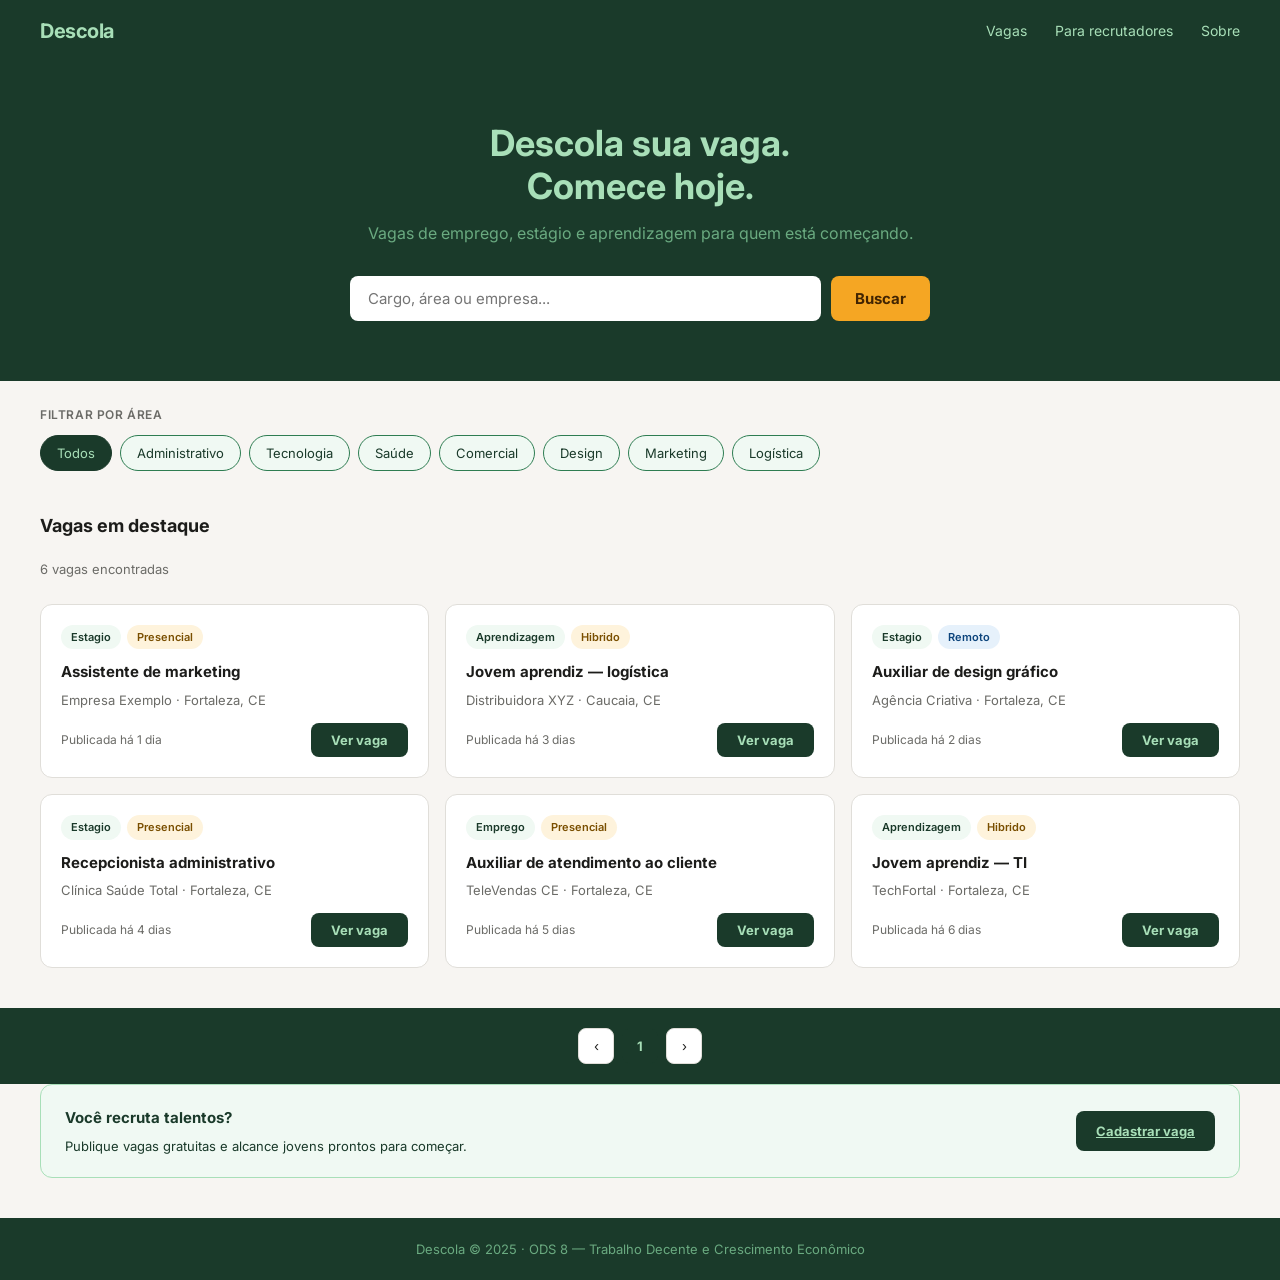
<file: index.html>
<!DOCTYPE html>
<!-- CORREÇÃO P8-C3: lang="pt-BR" adicionado -->
<html lang="pt-BR">
<head>
  <meta charset="UTF-8">
  <!-- CORREÇÃO P8-A1: meta viewport adicionado -->
  <meta name="viewport" content="width=device-width, initial-scale=1.0">
  <meta name="description" content="Descola — Vagas de emprego, estágio e aprendizagem para jovens em situação de vulnerabilidade.">
  <title>Descola — Descole sua vaga</title>
  <link rel="preconnect" href="https://fonts.googleapis.com">
  <link href="https://fonts.googleapis.com/css2?family=Inter:wght@400;600;700&display=swap&display=swap" rel="stylesheet">
  <link rel="stylesheet" href="css/style.css">
</head>
<body>

  <!-- CORREÇÃO P8-A2: role="navigation" e aria-label adicionados -->
  <nav role="navigation" aria-label="Navegação principal">
    <a href="index.html" class="logo" aria-label="Descola — Página inicial">Descola</a>
    <button class="nav-toggle" aria-controls="nav-menu" aria-expanded="false" aria-label="Abrir menu de navegação">
      <span></span><span></span><span></span>
    </button>
    <ul id="nav-menu">
      <!-- CORREÇÃO P8-M6: aria-current="page" no link ativo -->
      <li><a href="vagas.html">Vagas</a></li>
      <li><a href="painel.html">Para recrutadores</a></li>
      <li><a href="sobre.html">Sobre</a></li>
    </ul>
  </nav>

  <!-- CORREÇÃO P8-A2: role="main" adicionado -->
  <main id="conteudo-principal" role="main">

    <section class="hero" aria-labelledby="hero-titulo">
      <h1 id="hero-titulo">Descola sua vaga.<br>Comece hoje.</h1>
      <p>Vagas de emprego, estágio e aprendizagem para quem está começando.</p>
      <!-- CORREÇÃO P8-A2: role="search" adicionado no formulário de busca -->
      <form class="busca-form" id="form-busca" role="search" aria-label="Buscar vagas">
        <label for="busca" class="sr-only">Buscar por cargo, área ou empresa</label>
        <input type="search" id="busca" name="busca"
               placeholder="Cargo, área ou empresa..."
               aria-label="Buscar por cargo, área ou empresa" />
        <button type="submit">Buscar</button>
      </form>
    </section>

    <div class="filtros">
      <p id="label-filtros">Filtrar por área</p>
      <!-- CORREÇÃO P8-M1: role="group", aria-labelledby e role="button" + tabindex nos chips -->
      <div class="chips" role="group" aria-labelledby="label-filtros">
        <span class="chip chip-ativo" role="button" tabindex="0"
              data-tipo="todos" aria-pressed="true"
              onclick="ativarChip(this)"
              onkeydown="if(event.key==='Enter'||event.key===' '){ativarChip(this)}">Todos</span>
        <span class="chip" role="button" tabindex="0"
              data-tipo="Administrativo" aria-pressed="false"
              onclick="ativarChip(this)"
              onkeydown="if(event.key==='Enter'||event.key===' '){ativarChip(this)}">Administrativo</span>
        <span class="chip" role="button" tabindex="0"
              data-tipo="Tecnologia" aria-pressed="false"
              onclick="ativarChip(this)"
              onkeydown="if(event.key==='Enter'||event.key===' '){ativarChip(this)}">Tecnologia</span>
        <span class="chip" role="button" tabindex="0"
              data-tipo="Saúde" aria-pressed="false"
              onclick="ativarChip(this)"
              onkeydown="if(event.key==='Enter'||event.key===' '){ativarChip(this)}">Saúde</span>
        <span class="chip" role="button" tabindex="0"
              data-tipo="Comercial" aria-pressed="false"
              onclick="ativarChip(this)"
              onkeydown="if(event.key==='Enter'||event.key===' '){ativarChip(this)}">Comercial</span>
        <span class="chip" role="button" tabindex="0"
              data-tipo="Design" aria-pressed="false"
              onclick="ativarChip(this)"
              onkeydown="if(event.key==='Enter'||event.key===' '){ativarChip(this)}">Design</span>
        <span class="chip" role="button" tabindex="0"
              data-tipo="Marketing" aria-pressed="false"
              onclick="ativarChip(this)"
              onkeydown="if(event.key==='Enter'||event.key===' '){ativarChip(this)}">Marketing</span>
        <span class="chip" role="button" tabindex="0"
              data-tipo="Logistica" aria-pressed="false"
              onclick="ativarChip(this)"
              onkeydown="if(event.key==='Enter'||event.key===' '){ativarChip(this)}">Logística</span>
      </div>
    </div>

    <section class="secao" aria-labelledby="titulo-destaques">
      <h2 id="titulo-destaques">Vagas em destaque</h2>
      <!-- CORREÇÃO P8-M3: aria-live="polite" e role="status" no contador -->
      <p id="contador" role="status" aria-live="polite" aria-atomic="true"
         style="font-size:13px;color:#6B6B67;margin-bottom:16px;"></p>
    </section>

    <!-- CORREÇÃO P8-A2: role="region" e aria-label na grid de cards -->
    <div class="vagas-grid" id="vagas-container"
         role="region" aria-label="Lista de vagas"></div>

    <nav class="paginacao" id="paginacao" aria-label="Paginação de vagas"></nav>

    <!-- CORREÇÃO: role="complementary" e aria-label na seção de recrutadores -->
    <aside role="complementary" aria-label="Área para recrutadores"
           style="background:#F0F9F3;border:0.5px solid #A8DFB8;border-radius:12px;
                  margin:0 40px 40px;padding:20px 24px;display:flex;
                  align-items:center;justify-content:space-between;gap:16px;">
      <div>
        <strong style="display:block;font-size:15px;color:#1A3A2A;margin-bottom:4px;">
          Você recruta talentos?
        </strong>
        <p style="font-size:13px;color:#1A3A2A;">
          Publique vagas gratuitas e alcance jovens prontos para começar.
        </p>
      </div>
      <a href="painel.html" class="btn-primary" style="white-space:nowrap;">
        Cadastrar vaga
      </a>
    </aside>

  </main>

  <!-- CORREÇÃO P8-A2: role="contentinfo" adicionado -->
  <footer role="contentinfo">
    <p>Descola &copy; 2025 &middot; ODS 8 &mdash; Trabalho Decente e Crescimento Econômico</p>
  </footer>

  <!-- Link de pulo para conteúdo principal (acessibilidade por teclado) -->
  <a href="#conteudo-principal" class="skip-link">Ir para o conteúdo principal</a>

  <script src="js/utils.js"></script>
  <script src="js/main.js"></script>
</body>
</html>
</file>
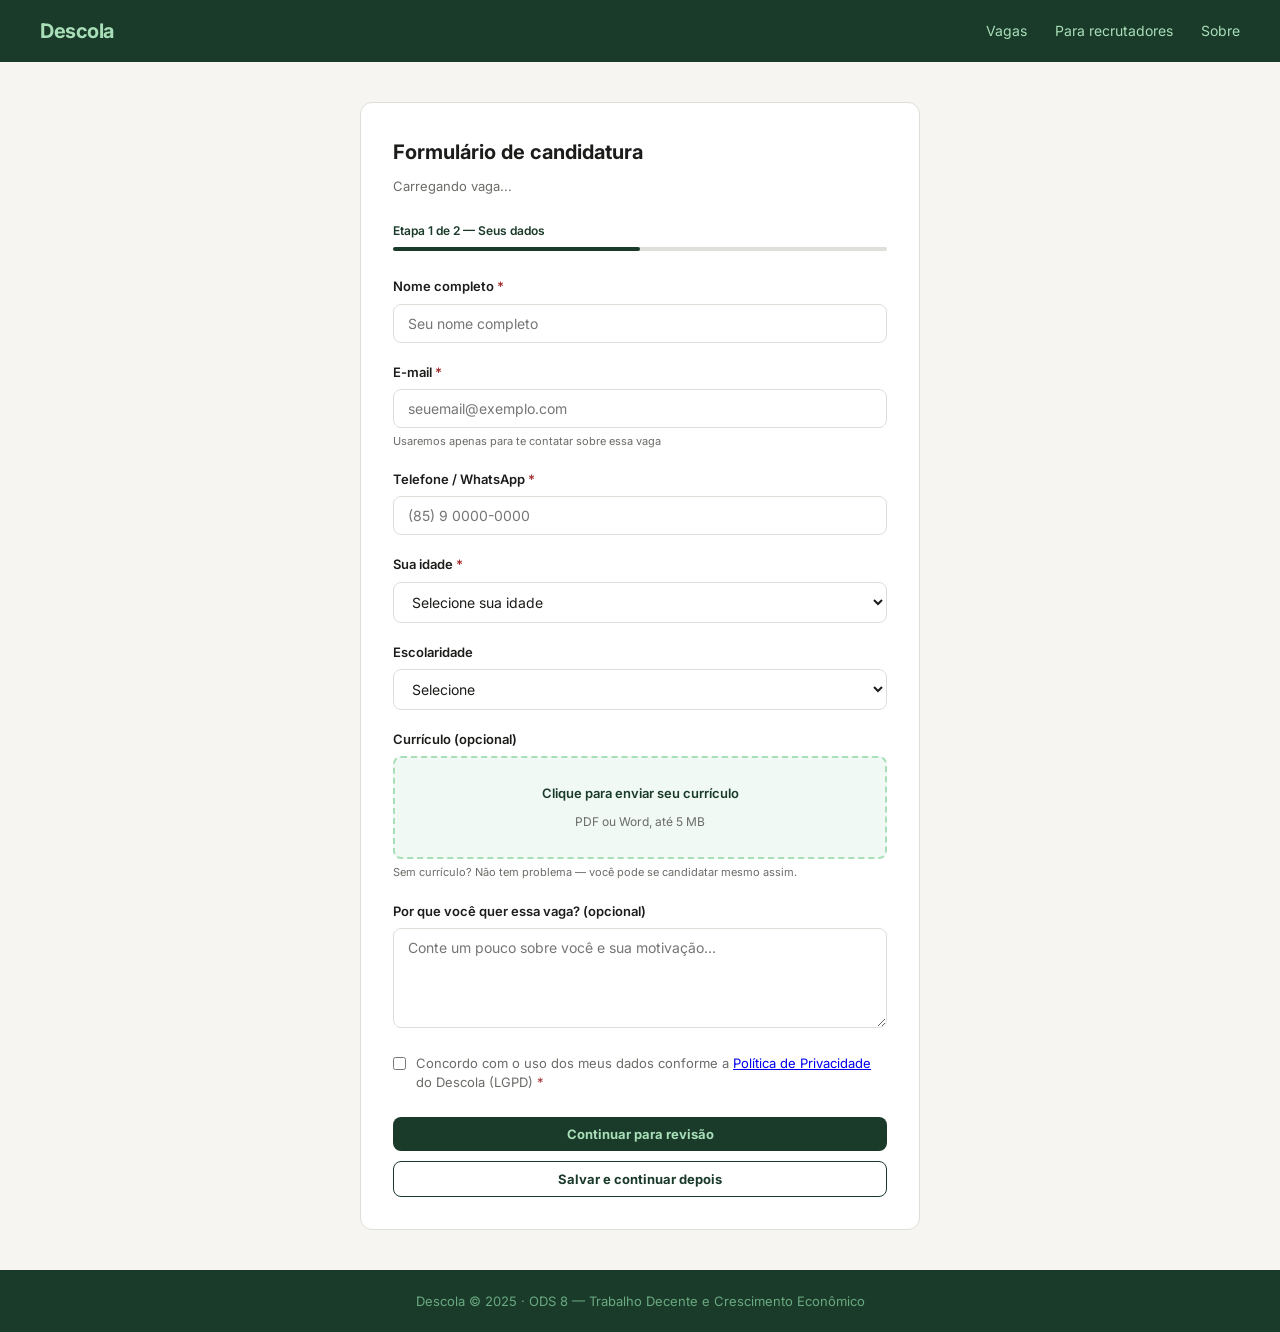
<file: candidatura.html>
<!DOCTYPE html>
<html lang="pt-BR">
<head>
  <meta charset="UTF-8">
  <meta name="viewport" content="width=device-width, initial-scale=1.0">
  <meta name="description" content="Descola — Formulário de candidatura">
  <title>Candidatura — Descola</title>
  <link rel="preconnect" href="https://fonts.googleapis.com">
  <link href="https://fonts.googleapis.com/css2?family=Inter:wght@400;600;700&display=swap" rel="stylesheet">
  <link rel="stylesheet" href="css/style.css">
</head>
<body>

  <a href="#conteudo-principal" class="skip-link">Ir para o conteúdo principal</a>

  <nav role="navigation" aria-label="Navegação principal">
    <a href="index.html" class="logo" aria-label="Descola — Página inicial">Descola</a>
    <button class="nav-toggle" aria-controls="nav-menu" aria-expanded="false" aria-label="Abrir menu">
      <span></span><span></span><span></span>
    </button>
    <ul id="nav-menu">
      <li><a href="vagas.html">Vagas</a></li>
      <li><a href="painel.html">Para recrutadores</a></li>
      <li><a href="sobre.html">Sobre</a></li>
    </ul>
  </nav>

  <main id="conteudo-principal" role="main">
    <div class="form-container">
      <div class="form-card" id="form-card">

        <h1>Formulário de candidatura</h1>
        <p class="form-subtitulo" id="form-subtitulo">Carregando vaga...</p>

        <!-- CORREÇÃO P8: progressbar acessível com aria-valuenow/min/max -->
        <div style="margin-bottom:24px;">
          <p style="font-size:12px;color:#1A3A2A;font-weight:600;margin-bottom:6px;"
             id="progresso-label">Etapa 1 de 2 — Seus dados</p>
          <div role="progressbar"
               aria-valuenow="50" aria-valuemin="0" aria-valuemax="100"
               aria-labelledby="progresso-label"
               style="height:4px;background:#E0DED9;border-radius:2px;">
            <div style="height:4px;background:#1A3A2A;border-radius:2px;width:50%;"></div>
          </div>
        </div>

        <!-- CORREÇÃO P8: novalidate para permitir validação inline personalizada -->
        <!-- CORREÇÃO P8: aria-describedby nos erros, aria-required, aria-invalid -->
        <form id="form-candidatura" novalidate>

          <!-- Região de erro global (role="alert" anuncia dinamicamente) -->
          <div id="erro-global" role="alert" aria-live="assertive"
               class="erro-global" style="display:none;"></div>

          <div class="campo">
            <label for="nome">
              Nome completo
              <span aria-hidden="true" style="color:#A32D2D;">*</span>
            </label>
            <input type="text" id="nome" name="nome"
                   autocomplete="name"
                   placeholder="Seu nome completo"
                   required aria-required="true"
                   aria-describedby="erro-nome" />
            <!-- CORREÇÃO P8-A4: mensagem de erro inline com aria-describedby -->
            <span id="erro-nome" class="msg-erro" role="alert"
                  aria-live="polite" style="display:none;"></span>
          </div>

          <div class="campo">
            <label for="email">
              E-mail
              <span aria-hidden="true" style="color:#A32D2D;">*</span>
            </label>
            <input type="email" id="email" name="email"
                   autocomplete="email"
                   placeholder="seuemail@exemplo.com"
                   required aria-required="true"
                   aria-describedby="erro-email dica-email" />
            <p class="dica" id="dica-email">
              Usaremos apenas para te contatar sobre essa vaga
            </p>
            <span id="erro-email" class="msg-erro" role="alert"
                  aria-live="polite" style="display:none;"></span>
          </div>

          <div class="campo">
            <label for="tel">
              Telefone / WhatsApp
              <span aria-hidden="true" style="color:#A32D2D;">*</span>
            </label>
            <input type="tel" id="tel" name="tel"
                   autocomplete="tel"
                   placeholder="(85) 9 0000-0000"
                   required aria-required="true"
                   aria-describedby="erro-tel" />
            <span id="erro-tel" class="msg-erro" role="alert"
                  aria-live="polite" style="display:none;"></span>
          </div>

          <div class="campo">
            <label for="idade">
              Sua idade
              <span aria-hidden="true" style="color:#A32D2D;">*</span>
            </label>
            <select id="idade" name="idade"
                    required aria-required="true"
                    aria-describedby="erro-idade">
              <option value="" disabled selected>Selecione sua idade</option>
              <option value="16">16 anos</option>
              <option value="17">17 anos</option>
              <option value="18">18 anos</option>
              <option value="19-24">19 a 24 anos</option>
              <option value="25+">25 anos ou mais</option>
            </select>
            <span id="erro-idade" class="msg-erro" role="alert"
                  aria-live="polite" style="display:none;"></span>
          </div>

          <div class="campo">
            <!-- CORREÇÃO P8-A3: label associado via for/id — dívida técnica corrigida -->
            <label for="escolaridade">Escolaridade</label>
            <select id="escolaridade" name="escolaridade">
              <option value="" disabled selected>Selecione</option>
              <option>Ensino fundamental incompleto</option>
              <option>Ensino fundamental completo</option>
              <option>Ensino médio incompleto</option>
              <option>Ensino médio completo</option>
              <option>Ensino superior incompleto</option>
              <option>Ensino superior completo</option>
            </select>
          </div>

          <div class="campo">
            <label id="label-curriculo">Currículo (opcional)</label>
            <!-- CORREÇÃO P8: role="button", tabindex e aria-labelledby na área de upload -->
            <div class="upload-area"
                 role="button" tabindex="0"
                 aria-labelledby="label-curriculo"
                 aria-describedby="dica-curriculo"
                 onclick="document.getElementById('arquivo').click()"
                 onkeydown="if(event.key==='Enter'||event.key===' '){document.getElementById('arquivo').click()}">
              <p>Clique para enviar seu currículo</p>
              <span>PDF ou Word, até 5 MB</span>
              <input type="file" id="arquivo" name="arquivo"
                     accept=".pdf,.doc,.docx"
                     aria-hidden="true"
                     style="display:none;"
                     onchange="mostrarNomeArquivo(this)" />
            </div>
            <p class="dica" id="dica-curriculo">
              Sem currículo? Não tem problema — você pode se candidatar mesmo assim.
            </p>
            <p id="nome-arquivo" aria-live="polite" style="font-size:12px;color:#2E7D52;display:none;"></p>
          </div>

          <div class="campo">
            <label for="msg">Por que você quer essa vaga? (opcional)</label>
            <textarea id="msg" name="msg"
                      placeholder="Conte um pouco sobre você e sua motivação..."></textarea>
          </div>

          <div class="checkbox-row">
            <input type="checkbox" id="lgpd" name="lgpd"
                   required aria-required="true"
                   aria-describedby="erro-lgpd" />
            <label for="lgpd">
              Concordo com o uso dos meus dados conforme a
              <a href="#">Política de Privacidade</a>
              do Descola (LGPD)
              <span aria-hidden="true" style="color:#A32D2D;">*</span>
            </label>
          </div>
          <span id="erro-lgpd" class="msg-erro" role="alert"
                aria-live="polite" style="display:none;"></span>

          <div class="form-actions">
            <button type="submit" class="btn-primary">Continuar para revisão</button>
            <button type="button" class="btn-secondary">Salvar e continuar depois</button>
          </div>

        </form>
      </div>
    </div>
  </main>

  <footer role="contentinfo">
    <p>Descola &copy; 2025 &middot; ODS 8 &mdash; Trabalho Decente e Crescimento Econômico</p>
  </footer>

  <script src="js/utils.js"></script>
  <script src="js/candidatura.js"></script>
  <script>
    function mostrarNomeArquivo(input) {
      const el = document.getElementById('nome-arquivo');
      if (input.files && input.files[0]) {
        el.textContent = 'Arquivo selecionado: ' + input.files[0].name;
        el.style.display = 'block';
      }
    }
  </script>
</body>
</html>
</file>
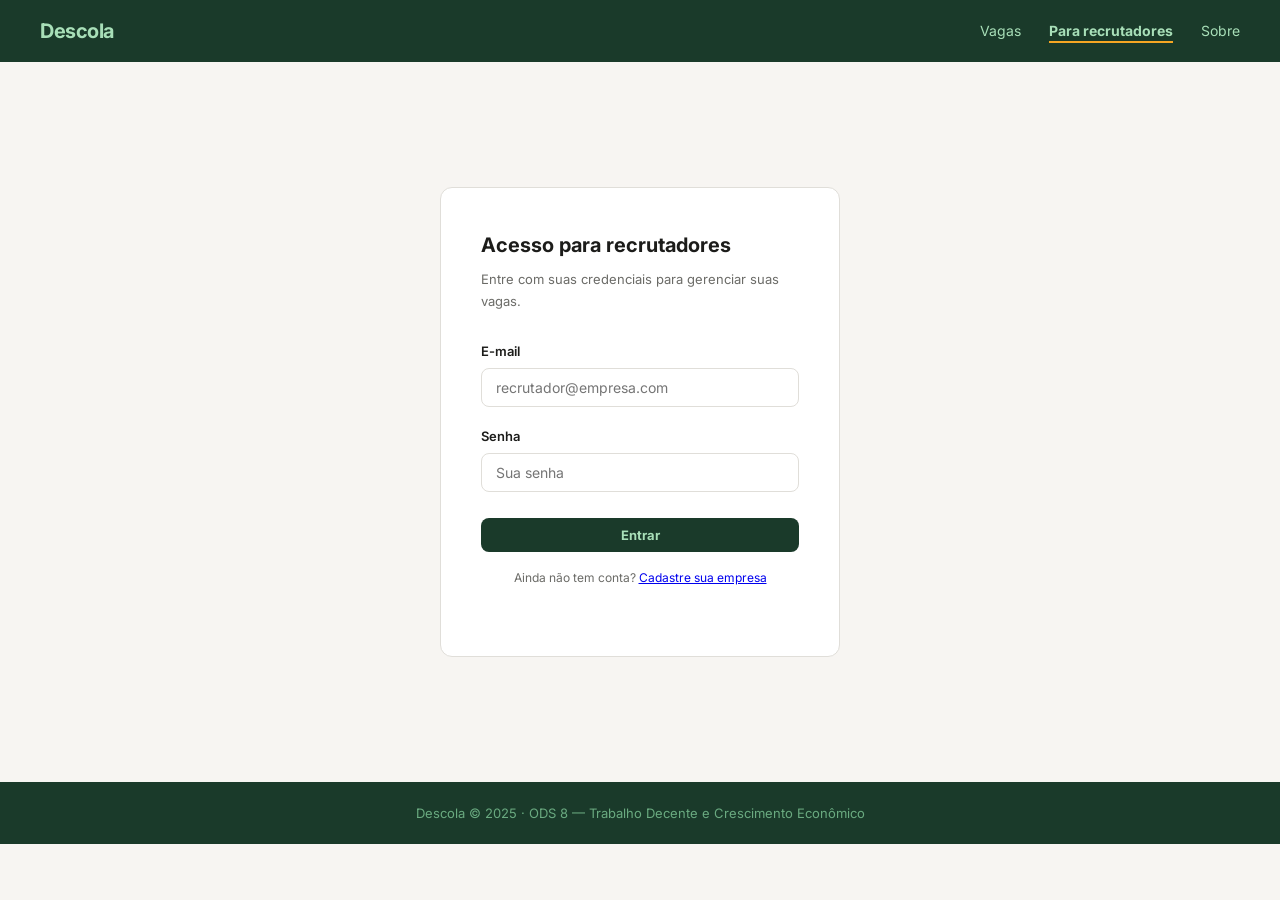
<file: painel.html>
<!DOCTYPE html>
<html lang="pt-BR">
<head>
  <meta charset="UTF-8">
  <meta name="viewport" content="width=device-width, initial-scale=1.0">
  <meta name="description" content="Descola — Painel do recrutador">
  <title>Painel do Recrutador — Descola</title>
  <link rel="preconnect" href="https://fonts.googleapis.com">
  <link href="https://fonts.googleapis.com/css2?family=Inter:wght@400;600;700&display=swap" rel="stylesheet">
  <link rel="stylesheet" href="css/style.css">
</head>
<body>

  <a href="#conteudo-principal" class="skip-link">Ir para o conteúdo principal</a>

  <nav role="navigation" aria-label="Navegação principal">
    <a href="index.html" class="logo" aria-label="Descola — Página inicial">Descola</a>
    <button class="nav-toggle" aria-controls="nav-menu" aria-expanded="false" aria-label="Abrir menu">
      <span></span><span></span><span></span>
    </button>
    <ul id="nav-menu">
      <li><a href="vagas.html">Vagas</a></li>
      <li><a href="painel.html" aria-current="page">Para recrutadores</a></li>
      <li><a href="sobre.html">Sobre</a></li>
    </ul>
  </nav>

  <main id="conteudo-principal" role="main">

    <!-- Área de login -->
    <div class="login-container" id="area-login" style="display:none;">
      <div class="login-card">
        <h1>Acesso para recrutadores</h1>
        <p>Entre com suas credenciais para gerenciar suas vagas.</p>

        <!-- CORREÇÃO P9-C1: credenciais removidas do código -->
        <!-- CORREÇÃO P8: aria-label no form, aria-required, autocomplete -->
        <form id="form-login" aria-label="Formulário de login do recrutador" novalidate>
          <div id="erro-login" role="alert" aria-live="assertive"
               class="msg-erro" style="display:none;margin-bottom:12px;"></div>
          <div class="campo">
            <label for="login-usuario">E-mail</label>
            <input type="email" id="login-usuario"
                   autocomplete="email"
                   placeholder="recrutador@empresa.com"
                   required aria-required="true"
                   aria-describedby="erro-login" />
          </div>
          <div class="campo">
            <label for="login-senha">Senha</label>
            <input type="password" id="login-senha"
                   autocomplete="current-password"
                   placeholder="Sua senha"
                   required aria-required="true"
                   aria-describedby="erro-login" />
          </div>
          <button type="submit" class="btn-primary"
                  style="width:100%;margin-top:8px;">Entrar</button>
        </form>

        <p style="font-size:12px;color:#6B6B67;text-align:center;margin-top:16px;">
          Ainda não tem conta?
          <a href="#">Cadastre sua empresa</a>
        </p>
      </div>
    </div>

    <!-- Painel -->
    <div class="painel-container" id="area-painel" style="display:none;">

      <div class="painel-header">
        <div>
          <h1>Painel do recrutador</h1>
          <p>Bem-vindo, <span id="nome-empresa"></span></p>
        </div>
        <div style="display:flex;gap:10px;">
          <button class="btn-primary" aria-label="Publicar nova vaga">+ Nova vaga</button>
          <button class="btn-secondary" onclick="sair()">Sair</button>
        </div>
      </div>

      <!-- CORREÇÃO P8: aria-label na seção de métricas -->
      <section aria-label="Resumo de métricas" class="metricas-grid">
        <div class="metrica-card">
          <div class="val" aria-label="3 vagas ativas">3</div>
          <div class="lbl">Vagas ativas</div>
        </div>
        <div class="metrica-card">
          <div class="val" aria-label="27 candidaturas recebidas">27</div>
          <div class="lbl">Candidaturas</div>
        </div>
        <div class="metrica-card">
          <div class="val" aria-label="5 novas candidaturas hoje">5</div>
          <div class="lbl">Novas hoje</div>
        </div>
      </section>

      <div style="display:flex;justify-content:space-between;align-items:center;margin-bottom:12px;">
        <h2 style="font-size:16px;font-weight:700;color:#1C1C1A;">Minhas vagas</h2>
        <a href="#" aria-label="Ver todas as vagas publicadas"
           style="font-size:13px;color:#2E7D52;">Ver todas</a>
      </div>

      <!-- CORREÇÃO P8: role="list" e role="listitem" -->
      <div class="vagas-lista" id="vagas-recrutador"
           role="list" aria-label="Vagas publicadas"></div>

      <div style="display:flex;justify-content:space-between;align-items:center;margin-bottom:12px;">
        <h2 style="font-size:16px;font-weight:700;color:#1C1C1A;">Candidatos recentes</h2>
        <label for="filtro-vaga" class="sr-only">Filtrar por vaga</label>
        <select id="filtro-vaga"
                style="font-size:12px;border:0.5px solid #E0DED9;border-radius:6px;
                       padding:4px 8px;background:#fff;">
          <option>Todas as vagas</option>
          <option>Assistente de marketing</option>
          <option>Auxiliar de atendimento</option>
        </select>
      </div>

      <div style="background:#fff;border:0.5px solid #E0DED9;border-radius:12px;padding:16px 20px;">
        <!-- CORREÇÃO P8: role="list" -->
        <div id="candidatos-recentes" role="list" aria-label="Candidatos recentes"></div>
      </div>

    </div>
  </main>

  <footer role="contentinfo">
    <p>Descola &copy; 2025 &middot; ODS 8 &mdash; Trabalho Decente e Crescimento Econômico</p>
  </footer>

  <script src="js/utils.js"></script>
  <script src="js/painel.js"></script>
</body>
</html>
</file>
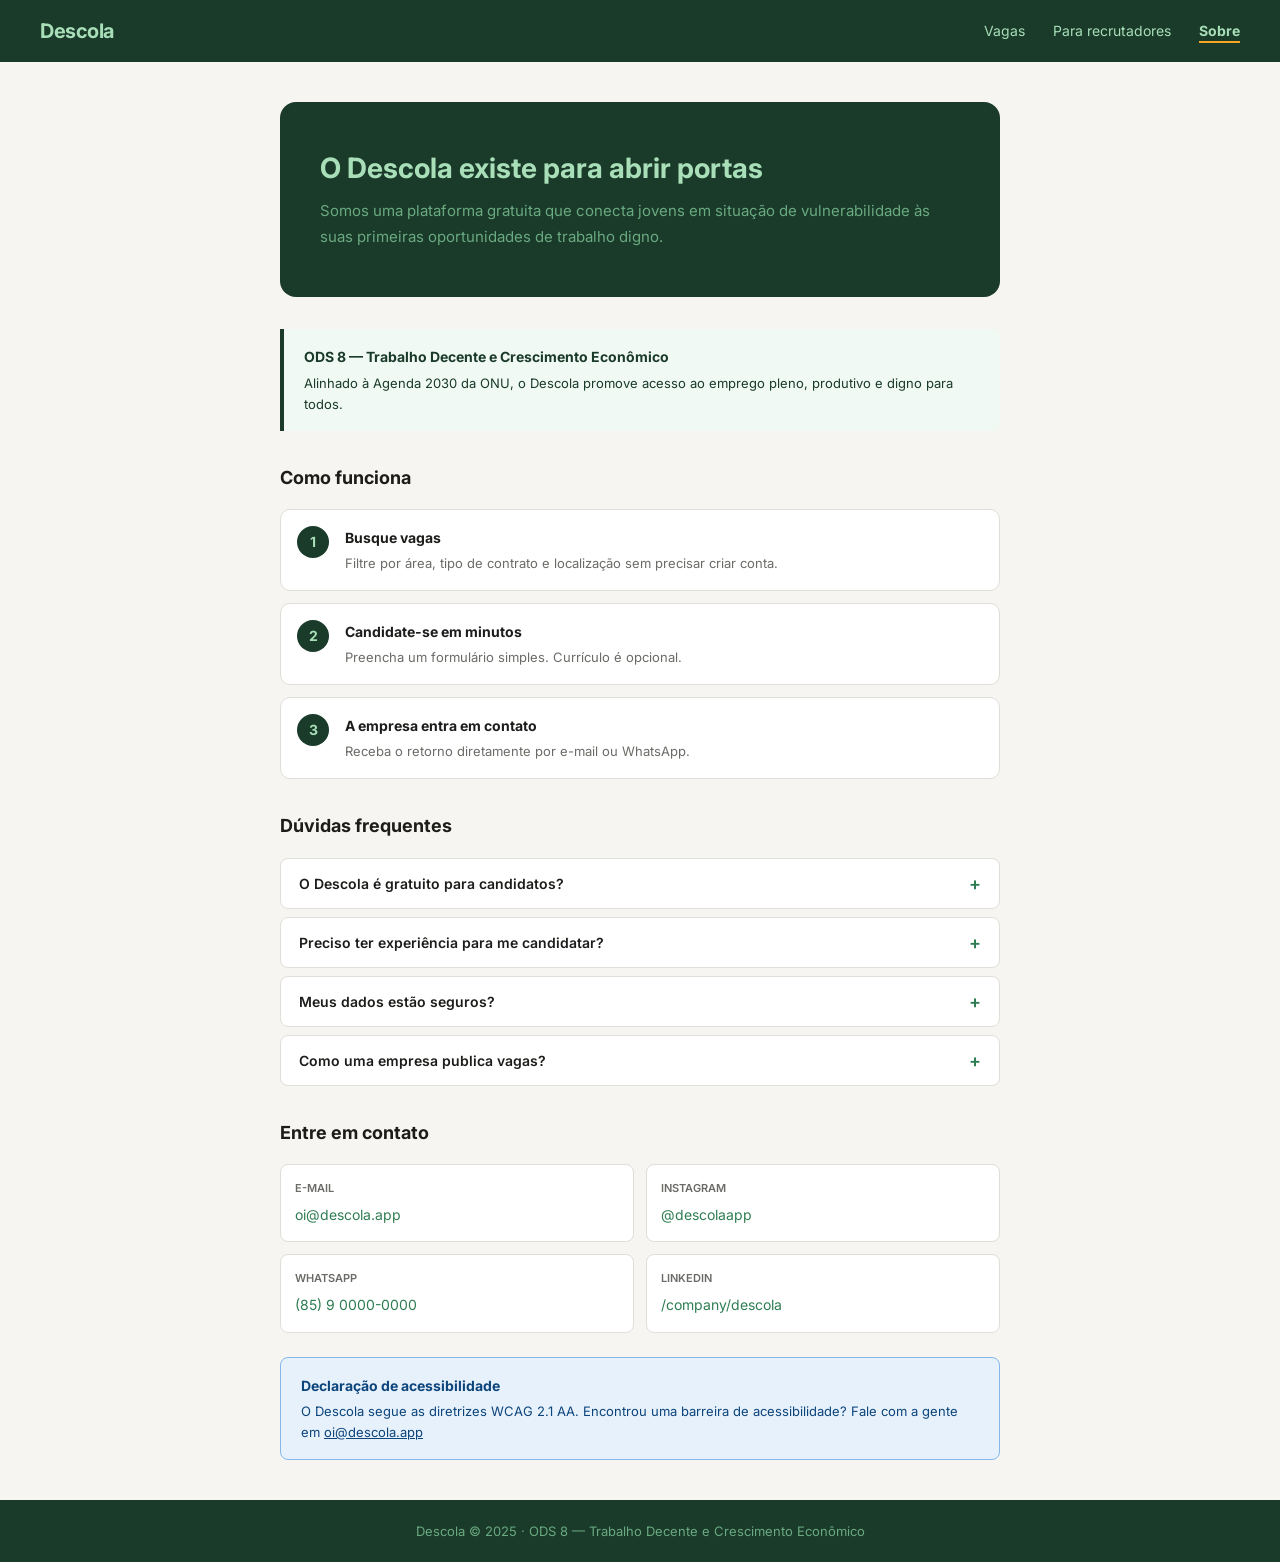
<file: sobre.html>
<!DOCTYPE html>
<html lang="pt-BR">
<head>
  <meta charset="UTF-8">
  <meta name="viewport" content="width=device-width, initial-scale=1.0">
  <meta name="description" content="Descola — Sobre o projeto, missão e ODS 8">
  <title>Sobre — Descola</title>
  <link rel="preconnect" href="https://fonts.googleapis.com">
  <link href="https://fonts.googleapis.com/css2?family=Inter:wght@400;600;700&display=swap" rel="stylesheet">
  <link rel="stylesheet" href="css/style.css">
</head>
<body>

  <a href="#conteudo-principal" class="skip-link">Ir para o conteúdo principal</a>

  <nav role="navigation" aria-label="Navegação principal">
    <a href="index.html" class="logo" aria-label="Descola — Página inicial">Descola</a>
    <button class="nav-toggle" aria-controls="nav-menu" aria-expanded="false" aria-label="Abrir menu">
      <span></span><span></span><span></span>
    </button>
    <ul id="nav-menu">
      <li><a href="vagas.html">Vagas</a></li>
      <li><a href="painel.html">Para recrutadores</a></li>
      <!-- CORREÇÃO P8-M6: aria-current="page" -->
      <li><a href="sobre.html" aria-current="page">Sobre</a></li>
    </ul>
  </nav>

  <main id="conteudo-principal" role="main">
    <div class="sobre-container">

      <section class="sobre-hero" aria-labelledby="sobre-titulo">
        <h1 id="sobre-titulo">O Descola existe para abrir portas</h1>
        <p>Somos uma plataforma gratuita que conecta jovens em situação de
           vulnerabilidade às suas primeiras oportunidades de trabalho digno.</p>
      </section>

      <!-- CORREÇÃO P8: role="note" no banner ODS -->
      <div class="ods-banner" role="note" aria-label="Alinhamento com ODS 8">
        <strong>ODS 8 — Trabalho Decente e Crescimento Econômico</strong>
        <p>Alinhado à Agenda 2030 da ONU, o Descola promove acesso ao emprego
           pleno, produtivo e digno para todos.</p>
      </div>

      <section aria-labelledby="como-titulo">
        <h2 id="como-titulo" style="font-size:18px;font-weight:700;color:#1C1C1A;margin-bottom:16px;">
          Como funciona
        </h2>
        <div class="como-lista" role="list">
          <div class="como-item" role="listitem">
            <div class="como-num" aria-hidden="true">1</div>
            <div>
              <strong>Busque vagas</strong>
              <p>Filtre por área, tipo de contrato e localização sem precisar criar conta.</p>
            </div>
          </div>
          <div class="como-item" role="listitem">
            <div class="como-num" aria-hidden="true">2</div>
            <div>
              <strong>Candidate-se em minutos</strong>
              <p>Preencha um formulário simples. Currículo é opcional.</p>
            </div>
          </div>
          <div class="como-item" role="listitem">
            <div class="como-num" aria-hidden="true">3</div>
            <div>
              <strong>A empresa entra em contato</strong>
              <p>Receba o retorno diretamente por e-mail ou WhatsApp.</p>
            </div>
          </div>
        </div>
      </section>

      <section style="margin-top:32px;" aria-labelledby="faq-titulo">
        <h2 id="faq-titulo" style="font-size:18px;font-weight:700;color:#1C1C1A;margin-bottom:16px;">
          Dúvidas frequentes
        </h2>
        <!-- CORREÇÃO P8-M2: aria-expanded e aria-controls no FAQ -->
        <div class="faq-lista">

          <div class="faq-item">
            <button class="faq-pergunta"
                    aria-expanded="false"
                    aria-controls="faq-resp-1"
                    onclick="toggleFaq(this)">
              O Descola é gratuito para candidatos?
              <span aria-hidden="true">+</span>
            </button>
            <div id="faq-resp-1" class="faq-resposta" role="region"
                 aria-labelledby="faq-btn-1">
              Sim, 100% gratuito. Nunca cobramos nada de quem busca emprego.
            </div>
          </div>

          <div class="faq-item">
            <button class="faq-pergunta"
                    aria-expanded="false"
                    aria-controls="faq-resp-2"
                    onclick="toggleFaq(this)">
              Preciso ter experiência para me candidatar?
              <span aria-hidden="true">+</span>
            </button>
            <div id="faq-resp-2" class="faq-resposta" role="region">
              Não. A maioria das vagas é para quem está começando. Muitas não exigem experiência anterior.
            </div>
          </div>

          <div class="faq-item">
            <button class="faq-pergunta"
                    aria-expanded="false"
                    aria-controls="faq-resp-3"
                    onclick="toggleFaq(this)">
              Meus dados estão seguros?
              <span aria-hidden="true">+</span>
            </button>
            <div id="faq-resp-3" class="faq-resposta" role="region">
              Sim. Seguimos a LGPD e seus dados só são compartilhados com a empresa da vaga que você escolheu.
            </div>
          </div>

          <div class="faq-item">
            <button class="faq-pergunta"
                    aria-expanded="false"
                    aria-controls="faq-resp-4"
                    onclick="toggleFaq(this)">
              Como uma empresa publica vagas?
              <span aria-hidden="true">+</span>
            </button>
            <div id="faq-resp-4" class="faq-resposta" role="region">
              Basta acessar "Para recrutadores", criar uma conta e publicar sua vaga gratuitamente.
            </div>
          </div>

        </div>
      </section>

      <section style="margin-top:32px;" aria-labelledby="contato-titulo">
        <h2 id="contato-titulo" style="font-size:18px;font-weight:700;color:#1C1C1A;margin-bottom:16px;">
          Entre em contato
        </h2>
        <div class="contato-grid">
          <div class="contato-item">
            <span>E-mail</span>
            <a href="mailto:oi@descola.app">oi@descola.app</a>
          </div>
          <div class="contato-item">
            <span>Instagram</span>
            <a href="#" aria-label="Instagram do Descola: @descolaapp">@descolaapp</a>
          </div>
          <div class="contato-item">
            <span>WhatsApp</span>
            <a href="#" aria-label="WhatsApp do Descola">(85) 9 0000-0000</a>
          </div>
          <div class="contato-item">
            <span>LinkedIn</span>
            <a href="#" aria-label="LinkedIn do Descola">/company/descola</a>
          </div>
        </div>
      </section>

      <!-- CORREÇÃO P8: role="note" e aria-label na declaração de acessibilidade -->
      <div role="note" aria-label="Declaração de acessibilidade"
           style="background:#E6F1FB;border:0.5px solid #85B7EB;border-radius:8px;
                  padding:16px 20px;margin-top:16px;">
        <strong style="display:block;font-size:14px;color:#0C447C;margin-bottom:4px;">
          Declaração de acessibilidade
        </strong>
        <p style="font-size:13px;color:#0C447C;line-height:1.6;">
          O Descola segue as diretrizes WCAG 2.1 AA. Encontrou uma barreira de
          acessibilidade? Fale com a gente em
          <a href="mailto:oi@descola.app" style="color:#0C447C;">oi@descola.app</a>
        </p>
      </div>

    </div>
  </main>

  <footer role="contentinfo">
    <p>Descola &copy; 2025 &middot; ODS 8 &mdash; Trabalho Decente e Crescimento Econômico</p>
  </footer>

  <script>
    /* CORREÇÃO P8-M2: aria-expanded atualizado ao abrir/fechar FAQ */
    function toggleFaq(btn) {
      const resposta = btn.nextElementSibling;
      const icone = btn.querySelector('span');
      const aberta = resposta.classList.toggle('aberta');
      btn.setAttribute('aria-expanded', aberta ? 'true' : 'false');
      icone.textContent = aberta ? '−' : '+';
    }
  </script>
</body>
</html>
</file>
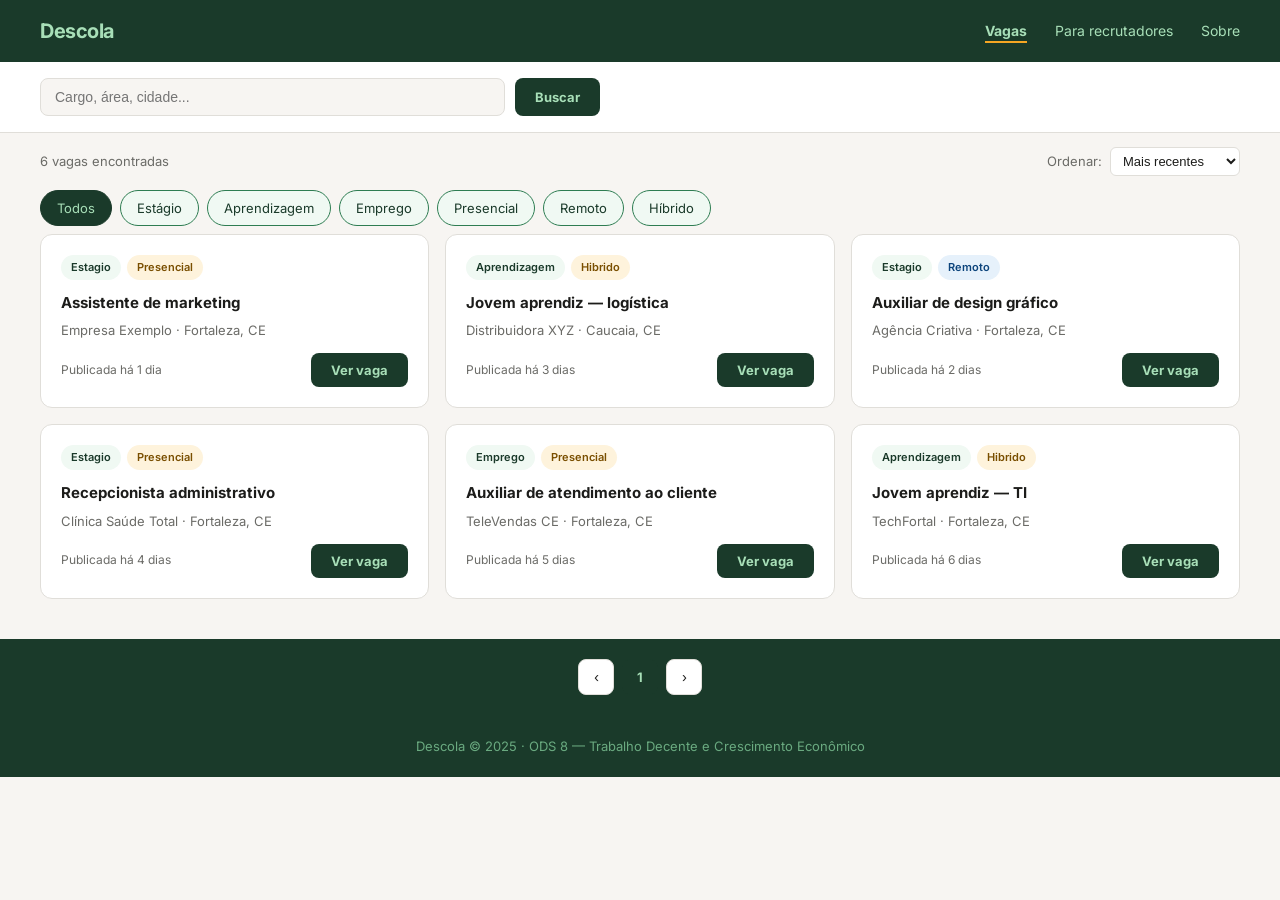
<file: vaga-detalhe.html>
<!DOCTYPE html>
<html lang="pt-BR">
<head>
  <meta charset="UTF-8">
  <meta name="viewport" content="width=device-width, initial-scale=1.0">
  <meta name="description" content="Descola — Detalhe da vaga">
  <title>Detalhe da Vaga — Descola</title>
  <link rel="preconnect" href="https://fonts.googleapis.com">
  <link href="https://fonts.googleapis.com/css2?family=Inter:wght@400;600;700&display=swap" rel="stylesheet">
  <link rel="stylesheet" href="css/style.css">
</head>
<body>

  <a href="#conteudo-principal" class="skip-link">Ir para o conteúdo principal</a>

  <nav role="navigation" aria-label="Navegação principal">
    <a href="index.html" class="logo" aria-label="Descola — Página inicial">Descola</a>
    <button class="nav-toggle" aria-controls="nav-menu" aria-expanded="false" aria-label="Abrir menu">
      <span></span><span></span><span></span>
    </button>
    <ul id="nav-menu">
      <li><a href="vagas.html">Vagas</a></li>
      <li><a href="painel.html">Para recrutadores</a></li>
      <li><a href="sobre.html">Sobre</a></li>
    </ul>
  </nav>

  <main id="conteudo-principal" role="main">
    <div class="detalhe-container">

      <a href="vagas.html" class="link-voltar" aria-label="Voltar para a lista de vagas">
        &larr; Voltar para vagas
      </a>

      <article aria-labelledby="detalhe-titulo">
        <header class="detalhe-header">
          <!-- CORREÇÃO P8: role="group" e aria-label nos badges -->
          <div id="detalhe-badges" class="badges"
               role="group" aria-label="Tipo e modalidade da vaga"></div>
          <h1 id="detalhe-titulo"></h1>
          <p class="empresa-local" id="detalhe-empresa"></p>

          <div class="meta-grid" aria-label="Informações da vaga">
            <div class="meta-item">
              <div class="meta-label">Carga horária</div>
              <div class="meta-valor" id="detalhe-carga"></div>
            </div>
            <div class="meta-item">
              <div class="meta-label">Bolsa auxílio</div>
              <div class="meta-valor" id="detalhe-bolsa"></div>
            </div>
            <div class="meta-item">
              <div class="meta-label">Publicada</div>
              <div class="meta-valor" id="detalhe-publicada"></div>
            </div>
            <div class="meta-item">
              <div class="meta-label">Encerra em</div>
              <div class="meta-valor" id="detalhe-encerra"></div>
            </div>
          </div>

          <div class="cta-bar">
            <!-- CORREÇÃO P8: aria-describedby conectando botão à instrução -->
            <button class="btn-primary"
                    onclick="irParaCandidatura()"
                    aria-describedby="cta-instrucao">
              Quero me candidatar
            </button>
            <button class="btn-secondary"
                    onclick="compartilhar()"
                    aria-label="Compartilhar esta vaga">
              &#128279; Compartilhar
            </button>
          </div>
          <p id="cta-instrucao" style="font-size:11px;color:#6B6B67;margin-top:6px;">
            Você será redirecionado para o formulário de candidatura
          </p>
        </header>

        <section class="secao-detalhe" aria-labelledby="titulo-sobre-vaga">
          <h2 id="titulo-sobre-vaga">Sobre a vaga</h2>
          <p id="detalhe-descricao"></p>
        </section>

        <section class="secao-detalhe" aria-labelledby="titulo-requisitos">
          <h2 id="titulo-requisitos">O que você precisa ter</h2>
          <ul class="req-lista" id="detalhe-requisitos"
              aria-label="Requisitos da vaga"></ul>
        </section>

        <section class="secao-detalhe" aria-labelledby="titulo-beneficios">
          <h2 id="titulo-beneficios">Benefícios</h2>
          <div class="beneficios-grid" id="detalhe-beneficios"></div>
        </section>

        <!-- CORREÇÃO P8: role="note" no alerta antifraude -->
        <div class="alerta-fraude" role="note"
             aria-label="Aviso de segurança antifraude">
          <strong>Atenção:</strong> O Descola nunca cobra nada de candidatos.
          Desconfie de cobranças ou pedidos de dados bancários.
        </div>
      </article>

    </div>
  </main>

  <footer role="contentinfo">
    <p>Descola &copy; 2025 &middot; ODS 8 &mdash; Trabalho Decente e Crescimento Econômico</p>
  </footer>

  <script src="js/utils.js"></script>
  <script src="js/detalhe.js"></script>
  <script>
    function compartilhar() {
      if (navigator.share) {
        navigator.share({ title: document.title, url: window.location.href });
      } else {
        const msg = document.getElementById('msg-compartilhar');
        if (msg) { msg.style.display = 'block'; setTimeout(() => { msg.style.display = 'none'; }, 3000); }
      }
    }
  </script>
</body>
</html>
</file>
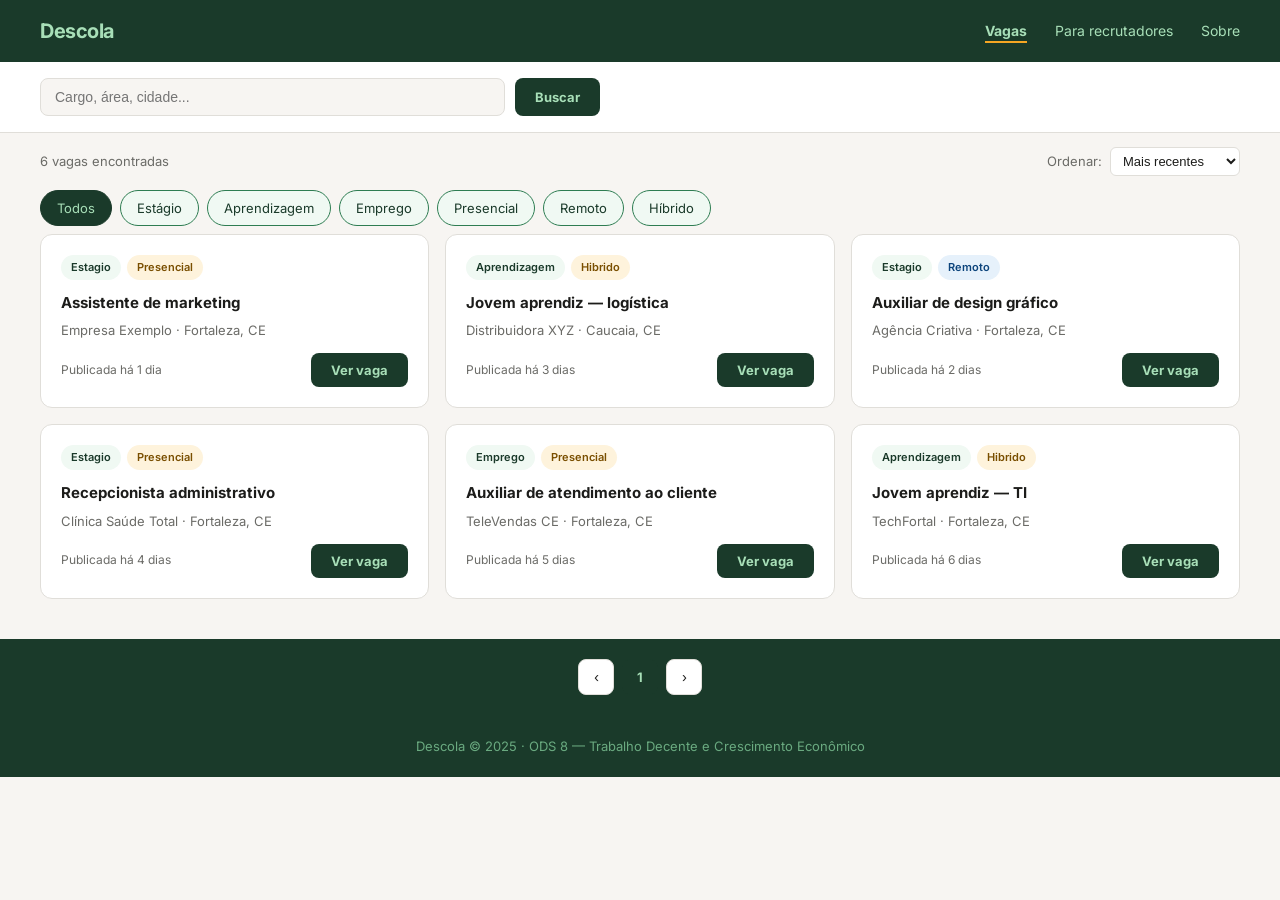
<file: vagas.html>
<!DOCTYPE html>
<html lang="pt-BR">
<head>
  <meta charset="UTF-8">
  <meta name="viewport" content="width=device-width, initial-scale=1.0">
  <meta name="description" content="Descola — Encontre vagas de emprego, estágio e aprendizagem.">
  <title>Vagas — Descola</title>
  <link rel="preconnect" href="https://fonts.googleapis.com">
  <link href="https://fonts.googleapis.com/css2?family=Inter:wght@400;600;700&display=swap" rel="stylesheet">
  <link rel="stylesheet" href="css/style.css">
</head>
<body>

  <a href="#conteudo-principal" class="skip-link">Ir para o conteúdo principal</a>

  <nav role="navigation" aria-label="Navegação principal">
    <a href="index.html" class="logo" aria-label="Descola — Página inicial">Descola</a>
    <button class="nav-toggle" aria-controls="nav-menu" aria-expanded="false" aria-label="Abrir menu">
      <span></span><span></span><span></span>
    </button>
    <ul id="nav-menu">
      <!-- CORREÇÃO P8-M6: aria-current="page" no link ativo -->
      <li><a href="vagas.html" aria-current="page">Vagas</a></li>
      <li><a href="painel.html">Para recrutadores</a></li>
      <li><a href="sobre.html">Sobre</a></li>
    </ul>
  </nav>

  <main id="conteudo-principal" role="main">

    <div style="background:#fff;border-bottom:0.5px solid #E0DED9;padding:16px 40px;">
      <!-- CORREÇÃO P8-A2: role="search" e label explícito -->
      <form id="form-busca" role="search" aria-label="Buscar vagas"
            style="display:flex;gap:10px;max-width:560px;">
        <label for="busca" class="sr-only">Buscar por cargo, área ou localização</label>
        <input type="search" id="busca" name="busca"
               placeholder="Cargo, área, cidade..."
               style="flex:1;padding:10px 14px;border:0.5px solid #E0DED9;
                      border-radius:8px;font-size:14px;background:#F7F5F2;
                      color:#1C1C1A;" />
        <button type="submit" class="btn-primary">Buscar</button>
      </form>
    </div>

    <div style="padding:14px 40px;display:flex;justify-content:space-between;align-items:center;">
      <!-- CORREÇÃO P8-M3: aria-live="polite" e role="status" -->
      <span id="contador" role="status" aria-live="polite" aria-atomic="true"
            style="font-size:13px;color:#6B6B67;"></span>
      <div style="display:flex;align-items:center;gap:8px;">
        <label for="ordenar" style="font-size:13px;color:#6B6B67;">Ordenar:</label>
        <select id="ordenar" aria-label="Ordenar resultados"
                style="font-size:13px;border:0.5px solid #E0DED9;border-radius:6px;
                       padding:5px 8px;background:#fff;color:#1C1C1A;">
          <option>Mais recentes</option>
          <option>Mais relevantes</option>
        </select>
      </div>
    </div>

    <div class="filtros" style="padding-top:0;">
      <p id="label-filtros-vagas" class="sr-only">Filtrar vagas por tipo e modalidade</p>
      <!-- CORREÇÃO P8-M1: role="group", aria-labelledby, role="button", tabindex, aria-pressed -->
      <div class="chips" role="group" aria-labelledby="label-filtros-vagas">
        <span class="chip chip-ativo" role="button" tabindex="0" data-tipo="todos"
              aria-pressed="true"
              onclick="ativarChip(this)"
              onkeydown="if(event.key==='Enter'||event.key===' '){ativarChip(this)}">Todos</span>
        <span class="chip" role="button" tabindex="0" data-tipo="Estagio"
              aria-pressed="false"
              onclick="ativarChip(this)"
              onkeydown="if(event.key==='Enter'||event.key===' '){ativarChip(this)}">Estágio</span>
        <span class="chip" role="button" tabindex="0" data-tipo="Aprendizagem"
              aria-pressed="false"
              onclick="ativarChip(this)"
              onkeydown="if(event.key==='Enter'||event.key===' '){ativarChip(this)}">Aprendizagem</span>
        <span class="chip" role="button" tabindex="0" data-tipo="Emprego"
              aria-pressed="false"
              onclick="ativarChip(this)"
              onkeydown="if(event.key==='Enter'||event.key===' '){ativarChip(this)}">Emprego</span>
        <span class="chip" role="button" tabindex="0" data-tipo="Presencial"
              aria-pressed="false"
              onclick="ativarChip(this)"
              onkeydown="if(event.key==='Enter'||event.key===' '){ativarChip(this)}">Presencial</span>
        <span class="chip" role="button" tabindex="0" data-tipo="Remoto"
              aria-pressed="false"
              onclick="ativarChip(this)"
              onkeydown="if(event.key==='Enter'||event.key===' '){ativarChip(this)}">Remoto</span>
        <span class="chip" role="button" tabindex="0" data-tipo="Hibrido"
              aria-pressed="false"
              onclick="ativarChip(this)"
              onkeydown="if(event.key==='Enter'||event.key===' '){ativarChip(this)}">Híbrido</span>
      </div>
    </div>

    <div class="vagas-grid" id="vagas-container"
         role="region" aria-label="Lista de vagas"></div>

    <nav class="paginacao" id="paginacao" aria-label="Paginação de vagas"></nav>

  </main>

  <footer role="contentinfo">
    <p>Descola &copy; 2025 &middot; ODS 8 &mdash; Trabalho Decente e Crescimento Econômico</p>
  </footer>

  <script src="js/utils.js"></script>
  <script src="js/main.js"></script>
</body>
</html>
</file>
<file: css/style.css>
/* ═══════════════════════════════════════════════════════════════
   DESCOLA — style.css  v2.0  (versão depois — Etapa 2)
   Refatorações aplicadas:
   P9: variáveis CSS no :root (A8), seletor BEM .chip--ativo (B1),
       remoção do !important (M4), seletor simplificado
   P10/P11: font-display:swap (P10), media queries mobile-first (P11),
            :focus-visible acessível (P8), skip-link (P8)
   ═══════════════════════════════════════════════════════════════ */

/* ── PASSO 9 — A8: Variáveis CSS no :root ──────────────────────
   Antes: #1A3A2A repetido 24×, #6B6B67 repetido 17×, zero vars
   Depois: todas as cores definidas uma única vez aqui           */
:root {
  --color-primary:       #1A3A2A;
  --color-primary-hover: #2E7D52;
  --color-primary-light: #A8DFB8;
  --color-primary-bg:    #F0F9F3;
  --color-accent:        #F5A623;
  --color-accent-text:   #412402;
  --color-bg:            #F7F5F2;
  --color-white:         #ffffff;
  --color-text:          #1C1C1A;
  --color-text-muted:    #6B6B67;
  --color-border:        #E0DED9;
  --color-error:         #A32D2D;
  --color-error-bg:      #FCEBEB;
  --color-badge-remote-bg:  #E6F1FB;
  --color-badge-remote-txt: #0C447C;
  --color-badge-warn-bg:    #FEF3DC;
  --color-badge-warn-txt:   #7A4F00;

  --font-sans: 'Inter', system-ui, sans-serif;
  --radius-sm: 6px;
  --radius-md: 8px;
  --radius-lg: 12px;
  --transition: 0.2s ease;
}

/* ── Reset ──────────────────────────────────────────────────── */
*, *::before, *::after { box-sizing: border-box; margin: 0; padding: 0; }

/* ── PASSO 8: Skip link de acessibilidade ───────────────────── */
.skip-link {
  position: absolute;
  top: -100%;
  left: 0;
  background: var(--color-primary);
  color: var(--color-primary-light);
  padding: 10px 18px;
  font-family: var(--font-sans);
  font-size: 14px;
  font-weight: 700;
  z-index: 9999;
  text-decoration: none;
  border-radius: 0 0 var(--radius-md) 0;
  transition: top var(--transition);
}
.skip-link:focus { top: 0; }

/* ── PASSO 8: Classe utilitária para leitores de tela ──────── */
.sr-only {
  position: absolute;
  width: 1px; height: 1px;
  padding: 0; margin: -1px;
  overflow: hidden;
  clip: rect(0,0,0,0);
  white-space: nowrap;
  border: 0;
}

/* ── PASSO 8: :focus-visible acessível ─────────────────────── */
:focus-visible {
  outline: 3px solid var(--color-accent);
  outline-offset: 2px;
  border-radius: var(--radius-sm);
}

/* ── Base ───────────────────────────────────────────────────── */
body {
  font-family: var(--font-sans);
  background-color: var(--color-bg);
  color: var(--color-text);
  font-size: 15px;
  line-height: 1.7;
}

/* ── NAVBAR ─────────────────────────────────────────────────── */
nav {
  background-color: var(--color-primary);
  padding: 14px 40px;
  display: flex;
  align-items: center;
  justify-content: space-between;
  position: sticky;
  top: 0;
  z-index: 100;
}

nav .logo {
  color: var(--color-primary-light);
  font-size: 20px;
  font-weight: 700;
  letter-spacing: -0.5px;
  text-decoration: none;
}

nav ul {
  list-style: none;
  display: flex;
  gap: 28px;
}

nav ul li a {
  color: var(--color-primary-light);
  text-decoration: none;
  font-size: 14px;
  padding-bottom: 2px;
}

nav ul li a:hover { color: var(--color-white); }

/* PASSO 8: estilo do link ativo */
nav ul li a[aria-current="page"] {
  font-weight: 700;
  border-bottom: 2px solid var(--color-accent);
}

/* PASSO 11 — P11: botão hambúrguer para mobile */
.nav-toggle {
  display: none;
  flex-direction: column;
  gap: 5px;
  background: none;
  border: none;
  cursor: pointer;
  padding: 4px;
}
.nav-toggle span {
  display: block;
  width: 24px;
  height: 2px;
  background: var(--color-primary-light);
  border-radius: 2px;
  transition: var(--transition);
}

/* ── HERO ───────────────────────────────────────────────────── */
.hero {
  background-color: var(--color-primary);
  padding: 60px 40px;
  text-align: center;
}
.hero h1 {
  color: var(--color-primary-light);
  font-size: 36px;
  font-weight: 700;
  margin-bottom: 12px;
  line-height: 1.2;
}
.hero p {
  color: #6aaa80;
  font-size: 16px;
  margin-bottom: 28px;
}

/* ── BUSCA ───────────────────────────────────────────────────── */
.busca-form {
  display: flex;
  max-width: 580px;
  margin: 0 auto;
  gap: 10px;
}
.busca-form input {
  flex: 1;
  padding: 13px 18px;
  border-radius: var(--radius-md);
  border: none;
  font-size: 15px;
  background: var(--color-white);
  color: var(--color-text);
  font-family: var(--font-sans);
}
.busca-form button {
  padding: 13px 24px;
  border-radius: var(--radius-md);
  background: var(--color-accent);
  border: none;
  color: var(--color-accent-text);
  font-size: 15px;
  font-weight: 700;
  cursor: pointer;
  font-family: var(--font-sans);
  transition: opacity var(--transition);
}
.busca-form button:hover { opacity: 0.9; }

/* ── FILTROS ────────────────────────────────────────────────── */
.filtros { padding: 24px 40px 8px; }
.filtros p {
  font-size: 12px;
  color: var(--color-text-muted);
  font-weight: 600;
  text-transform: uppercase;
  letter-spacing: 0.05em;
  margin-bottom: 10px;
}
.chips { display: flex; gap: 8px; flex-wrap: wrap; }

.chip {
  padding: 6px 16px;
  border-radius: 20px;
  font-size: 13px;
  border: 1px solid var(--color-primary-hover);
  color: var(--color-primary);
  background: var(--color-primary-bg);
  cursor: pointer;
  transition: background var(--transition), color var(--transition);
  user-select: none;
}
.chip:hover { background: var(--color-primary); color: var(--color-primary-light); }

/* PASSO 9 — B1: seletor simplificado para BEM (.chip--ativo) */
/* Antes: div.filtros > div.chips > span.chip.chip-ativo { ... } */
.chip-ativo, .chip[aria-pressed="true"] {
  background: var(--color-primary);
  color: var(--color-primary-light);
  border-color: var(--color-primary);
}

/* ── SEÇÕES ─────────────────────────────────────────────────── */
.secao { padding: 32px 40px 8px; }
.secao h2 {
  font-size: 18px;
  font-weight: 700;
  color: var(--color-text);
  margin-bottom: 16px;
}

/* ── CARDS DE VAGA ──────────────────────────────────────────── */
.vagas-grid {
  display: grid;
  grid-template-columns: repeat(auto-fill, minmax(320px, 1fr));
  gap: 16px;
  padding: 0 40px 40px;
}
.card-vaga {
  background: var(--color-white);
  border: 0.5px solid var(--color-border);
  border-radius: var(--radius-lg);
  padding: 20px;
  cursor: pointer;
  transition: border-color var(--transition), box-shadow var(--transition);
}
.card-vaga:hover {
  border-color: var(--color-primary-hover);
  box-shadow: 0 2px 12px rgba(26,58,42,0.08);
}
.card-vaga .badges { display: flex; gap: 6px; margin-bottom: 10px; }

/* Badges — um seletor por variante (sem repetição de propriedades) */
.badge-tipo, .badge-modalidade-presencial,
.badge-modalidade-hibrido, .badge-modalidade-remoto {
  font-size: 11px;
  font-weight: 600;
  padding: 3px 10px;
  border-radius: 20px;
}
.badge-tipo { background: var(--color-primary-bg); color: var(--color-primary); }
.badge-modalidade-presencial,
.badge-modalidade-hibrido {
  background: var(--color-badge-warn-bg);
  color: var(--color-badge-warn-txt);
}
.badge-modalidade-remoto {
  background: var(--color-badge-remote-bg);
  color: var(--color-badge-remote-txt);
}

.card-vaga h3 { font-size: 15px; font-weight: 700; color: var(--color-text); margin-bottom: 4px; }
.card-vaga .empresa { font-size: 13px; color: var(--color-text-muted); margin-bottom: 12px; }
.card-vaga .rodape { display: flex; justify-content: space-between; align-items: center; }
.card-vaga .tempo { font-size: 12px; color: var(--color-text-muted); }

/* ── BOTÕES ─────────────────────────────────────────────────── */
.btn-primary {
  padding: 9px 20px;
  border-radius: var(--radius-md);
  background: var(--color-primary);
  border: none;
  color: var(--color-primary-light);
  font-size: 13px;
  font-weight: 700;
  cursor: pointer;
  font-family: var(--font-sans);
  transition: background var(--transition);
}
.btn-primary:hover { background: var(--color-primary-hover); }

.btn-secondary {
  padding: 9px 20px;
  border-radius: var(--radius-md);
  background: transparent;
  border: 1.5px solid var(--color-primary);
  color: var(--color-primary);
  font-size: 13px;
  font-weight: 700;
  cursor: pointer;
  font-family: var(--font-sans);
  transition: background var(--transition);
}
.btn-secondary:hover { background: var(--color-primary-bg); }

/* PASSO 9 — M4: remoção do !important */
/* Antes: .btn-xs-editar { border: 0.5px solid #E0DED9 !important; } */
.btn-xs-editar {
  background: transparent;
  border: 0.5px solid var(--color-border);
  color: var(--color-text-muted);
}

/* ── DETALHE DA VAGA ────────────────────────────────────────── */
.detalhe-container { max-width: 760px; margin: 40px auto; padding: 0 20px; }
.link-voltar {
  font-size: 13px;
  color: var(--color-primary-hover);
  display: inline-block;
  margin-bottom: 16px;
  text-decoration: none;
}
.link-voltar:hover { text-decoration: underline; }

.detalhe-header {
  background: var(--color-white);
  border: 0.5px solid var(--color-border);
  border-radius: var(--radius-lg);
  padding: 28px;
  margin-bottom: 20px;
}
.detalhe-header h1 { font-size: 24px; font-weight: 700; margin: 10px 0 6px; }
.empresa-local { font-size: 14px; color: var(--color-text-muted); margin-bottom: 20px; }

.meta-grid { display: grid; grid-template-columns: 1fr 1fr 1fr 1fr; gap: 12px; margin-bottom: 20px; }
.meta-item { background: var(--color-bg); border-radius: var(--radius-md); padding: 12px; }
.meta-label { font-size: 10px; color: var(--color-text-muted); font-weight: 600; text-transform: uppercase; margin-bottom: 4px; }
.meta-valor { font-size: 14px; font-weight: 700; color: var(--color-text); }

.cta-bar { display: flex; gap: 12px; }

.secao-detalhe {
  background: var(--color-white);
  border: 0.5px solid var(--color-border);
  border-radius: var(--radius-lg);
  padding: 24px;
  margin-bottom: 16px;
}
.secao-detalhe h2 {
  font-size: 16px; font-weight: 700; color: var(--color-primary);
  border-bottom: 2px solid var(--color-primary-light);
  padding-bottom: 8px; margin-bottom: 14px;
}
.secao-detalhe p { font-size: 14px; color: var(--color-text); line-height: 1.7; }

.req-lista { list-style: none; padding: 0; }
.req-lista li { font-size: 14px; color: var(--color-text); padding: 5px 0 5px 18px; position: relative; }
.req-lista li::before { content: "•"; color: var(--color-primary-hover); font-weight: 700; position: absolute; left: 0; }

.beneficios-grid { display: grid; grid-template-columns: 1fr 1fr; gap: 8px; }
.beneficio-item {
  background: var(--color-primary-bg);
  border-radius: var(--radius-md);
  padding: 10px 14px;
  font-size: 13px;
  color: var(--color-primary);
  font-weight: 600;
}

.alerta-fraude {
  background: var(--color-badge-warn-bg);
  border: 1px solid var(--color-accent);
  border-radius: var(--radius-md);
  padding: 14px 18px;
  font-size: 13px;
  color: var(--color-badge-warn-txt);
  margin-bottom: 16px;
}

/* ── FORMULÁRIO ─────────────────────────────────────────────── */
.form-container { max-width: 600px; margin: 40px auto; padding: 0 20px; }
.form-card {
  background: var(--color-white);
  border: 0.5px solid var(--color-border);
  border-radius: var(--radius-lg);
  padding: 32px;
}
.form-card h1 { font-size: 20px; font-weight: 700; margin-bottom: 6px; }
.form-subtitulo { font-size: 13px; color: var(--color-text-muted); margin-bottom: 24px; }

.campo { margin-bottom: 18px; }
.campo label {
  display: block;
  font-size: 13px;
  font-weight: 600;
  color: var(--color-text);
  margin-bottom: 6px;
}
.campo input, .campo select, .campo textarea {
  width: 100%;
  padding: 10px 14px;
  border: 1px solid var(--color-border);
  border-radius: var(--radius-md);
  font-size: 14px;
  background: var(--color-white);
  color: var(--color-text);
  font-family: var(--font-sans);
  transition: border-color var(--transition), box-shadow var(--transition);
}
.campo input:focus, .campo select:focus, .campo textarea:focus {
  outline: none;
  border-color: var(--color-primary-hover);
  box-shadow: 0 0 0 3px rgba(46,125,82,0.15);
}

/* PASSO 8 — A4: estilo de campo com erro */
.campo input[aria-invalid="true"],
.campo select[aria-invalid="true"],
.campo textarea[aria-invalid="true"] {
  border-color: var(--color-error);
  box-shadow: 0 0 0 3px rgba(163,45,45,0.12);
}

/* PASSO 8 — A4: mensagem de erro inline */
.msg-erro {
  display: block;
  font-size: 12px;
  color: var(--color-error);
  margin-top: 4px;
  font-weight: 600;
}
.erro-global {
  background: var(--color-error-bg);
  border: 1px solid var(--color-error);
  border-radius: var(--radius-md);
  padding: 10px 14px;
  font-size: 13px;
  color: var(--color-error);
  margin-bottom: 16px;
}

.campo textarea { min-height: 100px; resize: vertical; }
.campo .dica { font-size: 11px; color: var(--color-text-muted); margin-top: 4px; }

.upload-area {
  border: 2px dashed var(--color-primary-light);
  border-radius: var(--radius-md);
  padding: 24px;
  text-align: center;
  background: var(--color-primary-bg);
  cursor: pointer;
  transition: background var(--transition);
}
.upload-area:hover, .upload-area:focus { background: #e0f4e8; }
.upload-area p { font-size: 13px; color: var(--color-primary); font-weight: 600; margin-bottom: 4px; }
.upload-area span { font-size: 12px; color: var(--color-text-muted); }

.checkbox-row { display: flex; gap: 10px; align-items: flex-start; margin-bottom: 24px; }
.checkbox-row input { margin-top: 3px; accent-color: var(--color-primary); flex-shrink: 0; }
.checkbox-row label { font-size: 13px; color: var(--color-text-muted); line-height: 1.5; }

.form-actions { display: flex; flex-direction: column; gap: 10px; }

/* ── PAINEL ─────────────────────────────────────────────────── */
.painel-container { max-width: 900px; margin: 40px auto; padding: 0 20px; }
.painel-header { display: flex; justify-content: space-between; align-items: center; margin-bottom: 24px; }
.painel-header h1 { font-size: 22px; font-weight: 700; }
.painel-header p { font-size: 13px; color: var(--color-text-muted); }

.metricas-grid { display: grid; grid-template-columns: repeat(3,1fr); gap: 16px; margin-bottom: 32px; }
.metrica-card {
  background: var(--color-white);
  border: 0.5px solid var(--color-border);
  border-radius: var(--radius-lg);
  padding: 20px;
  text-align: center;
}
.metrica-card .val { font-size: 32px; font-weight: 700; color: var(--color-primary); }
.metrica-card .lbl { font-size: 12px; color: var(--color-text-muted); margin-top: 4px; }

.vagas-lista { display: flex; flex-direction: column; gap: 12px; margin-bottom: 32px; }
.vaga-rec-item {
  background: var(--color-white);
  border: 0.5px solid var(--color-border);
  border-radius: var(--radius-lg);
  padding: 18px 20px;
}
.vaga-rec-top { display: flex; justify-content: space-between; align-items: flex-start; margin-bottom: 12px; }
.vaga-rec-top h3 { font-size: 15px; font-weight: 700; margin-bottom: 3px; }
.vaga-rec-top .meta { font-size: 12px; color: var(--color-text-muted); }
.status-ativa { background: var(--color-primary-bg); color: var(--color-primary); font-size: 11px; font-weight: 600; padding: 4px 12px; border-radius: 20px; }
.status-encerrada { background: #F1EFE8; color: #5F5E5A; font-size: 11px; font-weight: 600; padding: 4px 12px; border-radius: 20px; }
.vaga-rec-acoes { display: flex; gap: 8px; border-top: 0.5px solid var(--color-border); padding-top: 12px; }
.btn-xs { padding: 5px 14px; border-radius: var(--radius-sm); font-size: 12px; font-weight: 600; border: none; cursor: pointer; font-family: var(--font-sans); }
.btn-xs-ver { background: var(--color-primary-bg); color: var(--color-primary); }
.btn-xs-encerrar { background: var(--color-error-bg); color: var(--color-error); }

/* ── LOGIN ──────────────────────────────────────────────────── */
.login-container { min-height: 80vh; display: flex; align-items: center; justify-content: center; padding: 40px 20px; }
.login-card { background: var(--color-white); border: 0.5px solid var(--color-border); border-radius: var(--radius-lg); padding: 40px; width: 100%; max-width: 400px; }
.login-card h1 { font-size: 20px; font-weight: 700; margin-bottom: 6px; }
.login-card > p { font-size: 13px; color: var(--color-text-muted); margin-bottom: 28px; }

/* ── SOBRE ──────────────────────────────────────────────────── */
.sobre-container { max-width: 760px; margin: 0 auto; padding: 40px 20px; }
.sobre-hero { background: var(--color-primary); border-radius: 16px; padding: 48px 40px; margin-bottom: 32px; }
.sobre-hero h1 { color: var(--color-primary-light); font-size: 28px; font-weight: 700; margin-bottom: 12px; line-height: 1.3; }
.sobre-hero p { color: #6aaa80; font-size: 15px; line-height: 1.7; }
.ods-banner { background: var(--color-primary-bg); border-left: 4px solid var(--color-primary); border-radius: 0 8px 8px 0; padding: 16px 20px; margin-bottom: 32px; }
.ods-banner strong { display: block; font-size: 14px; color: var(--color-primary); margin-bottom: 4px; }
.ods-banner p { font-size: 13px; color: var(--color-primary); line-height: 1.6; }
.como-lista { display: flex; flex-direction: column; gap: 12px; margin-bottom: 32px; }
.como-item { display: flex; gap: 16px; align-items: flex-start; background: var(--color-white); border: 0.5px solid var(--color-border); border-radius: 10px; padding: 16px; }
.como-num { width: 32px; height: 32px; border-radius: 50%; background: var(--color-primary); color: var(--color-primary-light); font-size: 14px; font-weight: 700; display: flex; align-items: center; justify-content: center; flex-shrink: 0; }
.como-item strong { display: block; font-size: 14px; color: var(--color-text); margin-bottom: 2px; }
.como-item p { font-size: 13px; color: var(--color-text-muted); }

/* FAQ */
.faq-lista { display: flex; flex-direction: column; gap: 8px; margin-bottom: 32px; }
.faq-item { background: var(--color-white); border: 0.5px solid var(--color-border); border-radius: var(--radius-md); overflow: hidden; }
.faq-pergunta {
  width: 100%; text-align: left; padding: 14px 18px;
  font-size: 14px; font-weight: 600; color: var(--color-text);
  background: none; border: none; cursor: pointer;
  display: flex; justify-content: space-between; align-items: center;
  font-family: var(--font-sans);
  transition: background var(--transition);
}
.faq-pergunta:hover { background: var(--color-bg); }
.faq-pergunta span { color: var(--color-primary-hover); font-size: 18px; }
.faq-resposta { padding: 0 18px 14px; font-size: 13px; color: var(--color-text-muted); line-height: 1.6; display: none; }
.faq-resposta.aberta { display: block; }

.contato-grid { display: grid; grid-template-columns: 1fr 1fr; gap: 12px; margin-bottom: 24px; }
.contato-item { background: var(--color-white); border: 0.5px solid var(--color-border); border-radius: var(--radius-md); padding: 14px; }
.contato-item span { display: block; font-size: 11px; color: var(--color-text-muted); font-weight: 600; text-transform: uppercase; margin-bottom: 4px; }
.contato-item a { font-size: 14px; color: var(--color-primary-hover); text-decoration: none; }
.contato-item a:hover { text-decoration: underline; }

/* ── PAGINAÇÃO ───────────────────────────────────────────────── */
.paginacao { display: flex; justify-content: center; gap: 8px; padding: 20px 40px; }
.pag-btn {
  width: 36px; height: 36px; border-radius: var(--radius-md);
  border: 0.5px solid var(--color-border); background: var(--color-white);
  font-size: 13px; color: var(--color-text); cursor: pointer;
  display: flex; align-items: center; justify-content: center;
  font-family: var(--font-sans); transition: var(--transition);
}
.pag-btn:hover { border-color: var(--color-primary); color: var(--color-primary); }
.pag-btn.ativo {
  background: var(--color-primary); color: var(--color-primary-light);
  border-color: var(--color-primary); font-weight: 700;
}

/* ── FOOTER ─────────────────────────────────────────────────── */
footer { background: var(--color-primary); padding: 20px 40px; text-align: center; }
footer p { color: #6aaa80; font-size: 13px; }

/* ═══════════════════════════════════════════════════════════════
   PASSO 10 — P10: font-display swap (já aplicado no link do
   Google Fonts com &display=swap no HTML)

   PASSO 11 — P11: Media queries mobile-first
   ═══════════════════════════════════════════════════════════════ */

/* Tablet — até 1024px */
@media (max-width: 1024px) {
  nav { padding: 14px 24px; }
  .hero { padding: 48px 24px; }
  .filtros { padding: 20px 24px 8px; }
  .secao { padding: 24px 24px 8px; }
  .vagas-grid { padding: 0 24px 32px; }
  .paginacao { padding: 16px 24px; }
  footer { padding: 20px 24px; }
  .meta-grid { grid-template-columns: 1fr 1fr; }
}

/* Mobile — até 768px */
@media (max-width: 768px) {
  /* Navbar mobile */
  nav { padding: 12px 16px; }
  .nav-toggle { display: flex; }
  nav ul {
    display: none;
    flex-direction: column;
    gap: 0;
    position: absolute;
    top: 56px; left: 0; right: 0;
    background: var(--color-primary);
    padding: 12px 0;
    z-index: 99;
  }
  nav ul.aberto { display: flex; }
  nav ul li a { display: block; padding: 10px 20px; font-size: 15px; }

  /* Hero */
  .hero { padding: 36px 16px; }
  .hero h1 { font-size: 26px; }
  .hero p { font-size: 14px; }
  .busca-form { flex-direction: column; }
  .busca-form input, .busca-form button { width: 100%; }

  /* Filtros */
  .filtros { padding: 16px 16px 8px; }
  .chips { gap: 6px; }
  .chip { font-size: 12px; padding: 5px 12px; }

  /* Grid de vagas — coluna única */
  .vagas-grid { grid-template-columns: 1fr; padding: 0 16px 24px; }
  .secao { padding: 20px 16px 8px; }

  /* Detalhe da vaga */
  .detalhe-container { padding: 0 12px; margin: 20px auto; }
  .meta-grid { grid-template-columns: 1fr 1fr; gap: 8px; }
  .cta-bar { flex-direction: column; }
  .cta-bar button, .cta-bar .btn-primary { width: 100%; }

  /* Formulário */
  .form-container { padding: 0 12px; margin: 20px auto; }
  .form-card { padding: 20px 16px; }

  /* Painel */
  .painel-container { padding: 0 12px; margin: 20px auto; }
  .metricas-grid { grid-template-columns: 1fr; gap: 10px; }
  .painel-header { flex-direction: column; align-items: flex-start; gap: 12px; }

  /* Sobre */
  .sobre-container { padding: 20px 12px; }
  .sobre-hero { padding: 32px 20px; }
  .sobre-hero h1 { font-size: 22px; }
  .contato-grid { grid-template-columns: 1fr; }
  .beneficios-grid { grid-template-columns: 1fr; }

  /* Paginação */
  .paginacao { padding: 12px 16px; }

  /* Footer */
  footer { padding: 16px; }
}

/* Mobile pequeno — até 400px */
@media (max-width: 400px) {
  .hero h1 { font-size: 22px; }
  nav .logo { font-size: 17px; }
  .form-card h1 { font-size: 17px; }
}
</file>
